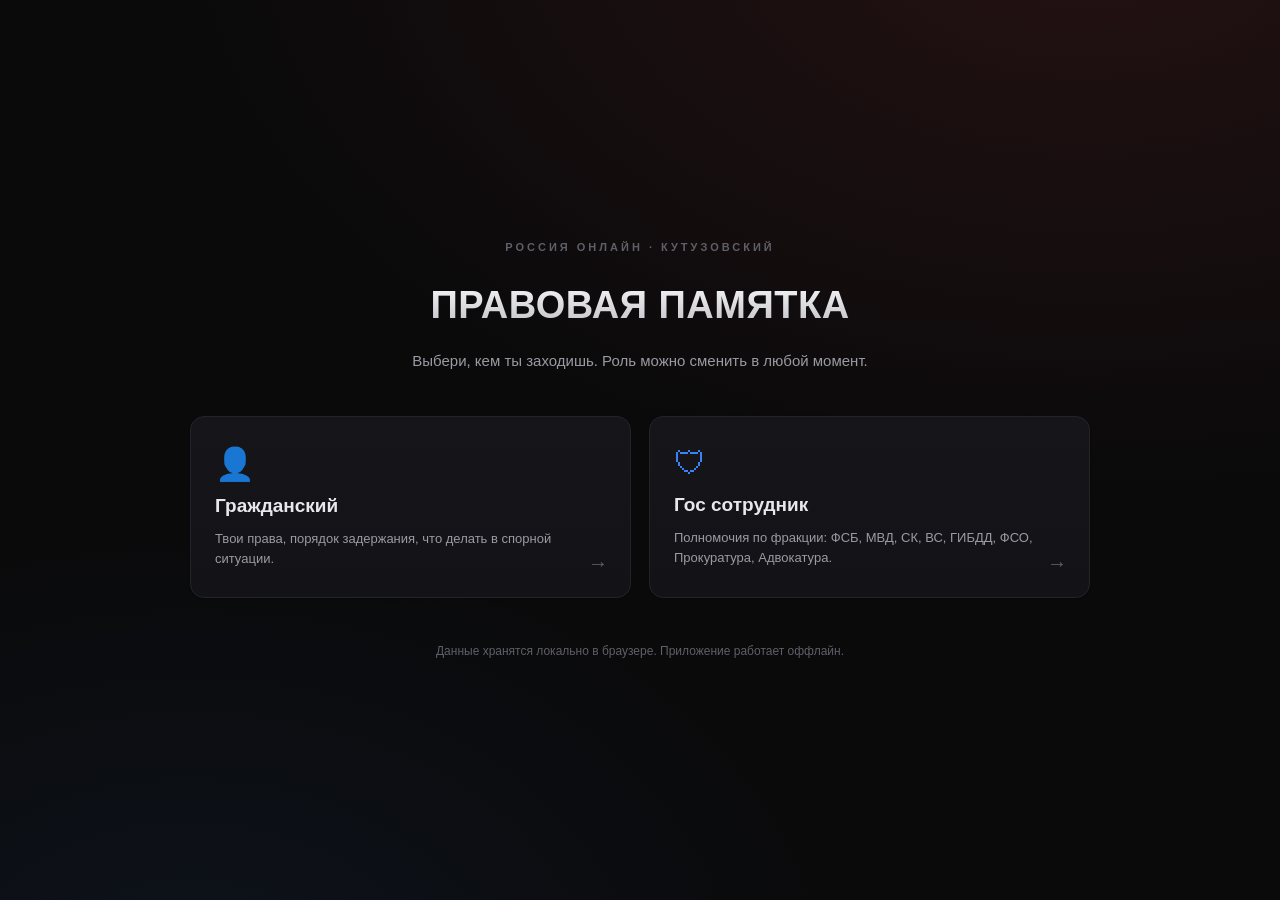
<file: site/index.html>
<!DOCTYPE html>
<html lang="ru">
<head>
<meta charset="UTF-8">
<meta name="viewport" content="width=device-width, initial-scale=1.0">
<title>Правовая памятка — вход</title>
<link rel="stylesheet" href="css/app.css">
</head>
<body class="welcome-body">

<main class="welcome">
  <div class="welcome-header">
    <div class="welcome-subtitle">РОССИЯ ОНЛАЙН · КУТУЗОВСКИЙ</div>
    <h1 class="welcome-title">ПРАВОВАЯ ПАМЯТКА</h1>
    <p class="welcome-desc">Выбери, кем ты заходишь. Роль можно сменить в любой момент.</p>
  </div>

  <div class="welcome-cards">
    <button class="welcome-card" data-role="civil">
      <div class="welcome-card-icon" style="color:#8b5cf6">👤</div>
      <div class="welcome-card-title">Гражданский</div>
      <div class="welcome-card-desc">Твои права, порядок задержания, что делать в спорной ситуации.</div>
      <div class="welcome-card-arrow">→</div>
    </button>

    <button class="welcome-card" data-role="gov">
      <div class="welcome-card-icon" style="color:#3b82f6">🛡</div>
      <div class="welcome-card-title">Гос сотрудник</div>
      <div class="welcome-card-desc">Полномочия по фракции: ФСБ, МВД, СК, ВС, ГИБДД, ФСО, Прокуратура, Адвокатура.</div>
      <div class="welcome-card-arrow">→</div>
    </button>
  </div>

  <div class="welcome-footer">
    Данные хранятся локально в браузере. Приложение работает оффлайн.
  </div>
</main>

<script src="js/profile.js"></script>
<script>
  // Обработка клика по карточке профиля
  document.querySelectorAll('.welcome-card').forEach(card => {
    card.addEventListener('click', () => {
      const role = card.dataset.role;
      if (role === 'civil') {
        // Гражданский — сразу на главную
        Profile.setRole('civil', null);
        window.location.href = 'app.html';
      } else {
        // Гос сотрудник — на выбор фракции
        window.location.href = 'faction.html';
      }
    });
  });
</script>

</body>
</html>
</file>
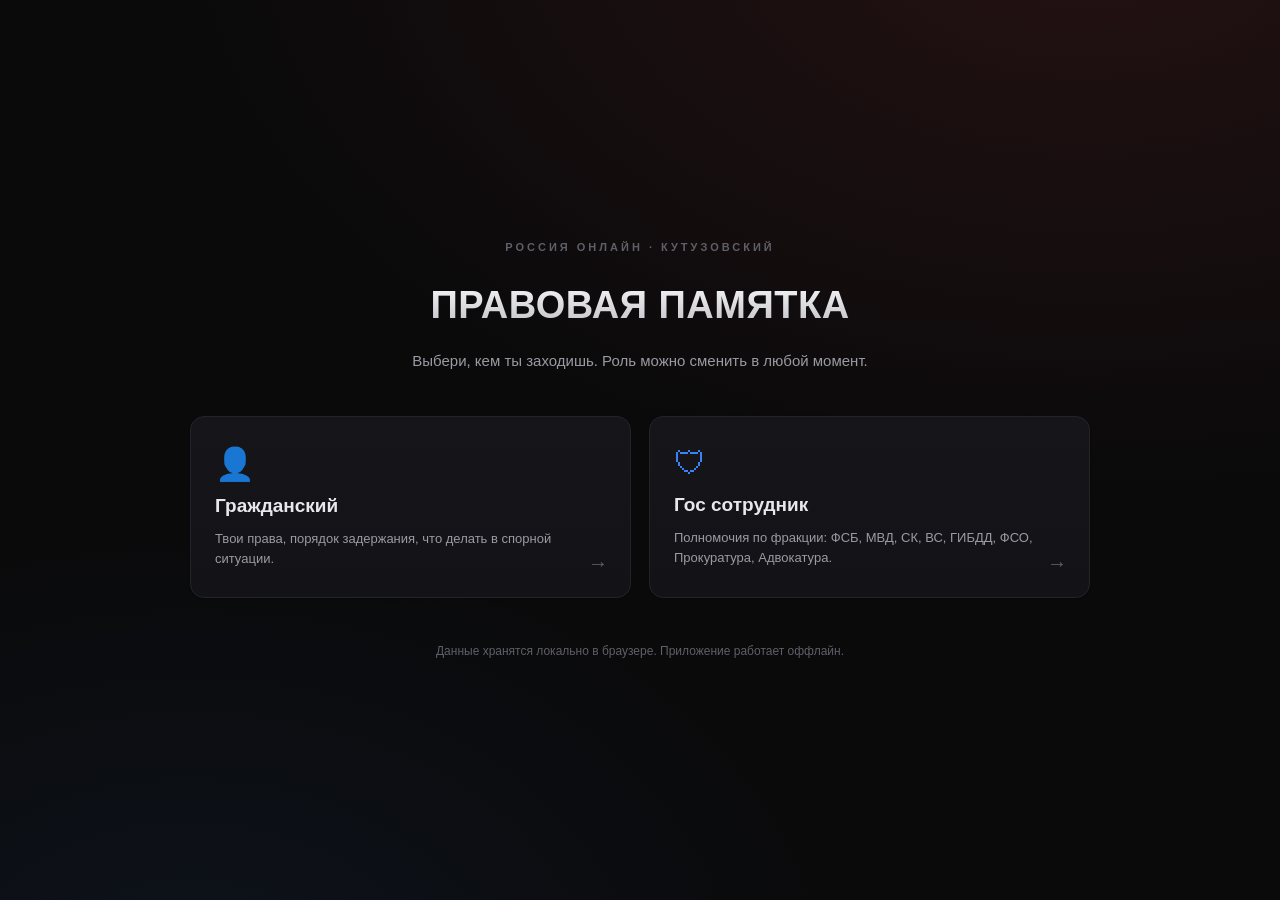
<file: site/app.html>
<!DOCTYPE html>
<html lang="ru">
<head>
<meta charset="UTF-8">
<meta name="viewport" content="width=device-width, initial-scale=1.0">
<title>Правовая памятка</title>
<link rel="stylesheet" href="css/app.css">

<!-- PWA -->
<link rel="manifest" href="manifest.webmanifest">
<meta name="theme-color" content="#0f0f11">
<link rel="icon" type="image/png" sizes="192x192" href="icons/icon-192.png">
<link rel="icon" type="image/png" sizes="512x512" href="icons/icon-512.png">
<link rel="apple-touch-icon" href="icons/icon-192.png">
<meta name="apple-mobile-web-app-capable" content="yes">
<meta name="apple-mobile-web-app-status-bar-style" content="black-translucent">
<meta name="apple-mobile-web-app-title" content="Памятка">
</head>
<body class="app-body">

<header class="topbar">
  <div class="brand">
    <span class="brand-mark">⚖</span>
    <div class="brand-text">
      <span class="brand-title">ПРАВОВАЯ ПАМЯТКА</span>
      <span class="brand-sub">Кутузовский · Рабочий стол</span>
    </div>
  </div>

  <button class="search-btn" id="global-search" type="button">
    <span class="search-icon">🔍</span>
    <span class="search-btn-text">Поиск по статьям, документам, терминам…</span>
    <span class="search-kbd">Ctrl+K</span>
  </button>

  <div class="topbar-actions">
        <button class="icon-btn" title="Избранное" id="btn-fav">
      <span>Избранное</span><span class="counter" id="fav-count">0</span>
    </button>
    <button class="icon-btn" title="Корзина" id="btn-cart">
      <span>Корзина</span><span class="counter" id="cart-count">0</span>
    </button>
    <div class="profile-badge" id="profile-badge" title="Сменить профиль можно в сайдбаре">
      <span class="profile-dot" id="profile-dot" style="background:#888"></span>
      <span id="profile-label">Профиль</span>
    </div>
  </div>
</header>

<div class="layout">

  <aside class="sidebar">
    <nav class="nav" id="sidebar-nav"></nav>
    <button class="switch-profile" id="switch-profile">
      <span>👤</span><span>Сменить профиль</span>
    </button>
  </aside>

  <main class="main">
  <div class="main-columns">
    <div class="main-col-left">
      <section class="home-section">
        <h2>Часто нужны</h2>
        <div class="cards-mini" id="block-popular"></div>
      </section>

            <section class="home-section">
        <h2>Недавние</h2>
        <div class="cards-mini" id="block-recent"></div>
      </section>

      <section class="home-section">
        <h2>Шпаргалки</h2>
        <div class="cheatsheets" id="block-cheatsheets"></div>
      </section>
    </div>

    <aside class="main-col-right">
  <section class="home-section">
    <h2>Последние изменения</h2>
    <ul class="changelog-list" id="block-changelog"></ul>
  </section>

  <section class="home-section">
    <h2>Обновления памятки <span class="app-changelog-ver" id="app-changelog-ver"></span></h2>
    <ul class="app-changelog-list" id="block-app-changelog"></ul>
  </section>
</aside>
  </div>
</main>

<!-- Данные -->
<script src="js/data/_manifest.js"></script>
<script src="js/data/cheatsheets.js"></script>
<script src="js/data/app_changelog.js"></script>
<script src="js/data/changelog.js"></script>
<script src="js/data/ak.js"></script>
<script src="js/data/pdd.js"></script>
<script src="js/data/pk.js"></script>
<script src="js/data/uk.js"></script>
<script src="js/data/advocacy.js"></script>
<script src="js/data/business.js"></script>
<script src="js/data/courts.js"></script>
<script src="js/data/duma.js"></script>
<script src="js/data/emergency.js"></script>
<script src="js/data/ethics.js"></script>
<script src="js/data/government.js"></script>
<script src="js/data/ministries.js"></script>
<script src="js/data/parties.js"></script>
<script src="js/data/secret.js"></script>
<script src="js/data/service.js"></script>
<script src="js/data/territories.js"></script>
<script src="js/data/tk.js"></script>
<script src="js/data/constitution.js"></script>
<script src="js/data/fso.js"></script>
<script src="js/data/weapons.js"></script>
<script src="js/data/vs.js"></script>
<script src="js/data/fsb.js"></script>
<script src="js/data/police.js"></script>
<script src="js/data/gibdd.js"></script>
<script src="js/data/sk.js"></script>
<script src="js/data/prosecutor.js"></script>
<script src="js/data/health.js"></script>
<script src="js/data/immunity.js"></script>

<!-- Логика -->
<script src="js/profile.js"></script>
<script src="js/data.js"></script>
<script src="js/store.js"></script>
<script src="js/render.js"></script>
<script src="js/modal.js"></script>
<script src="js/app.js"></script>

<!-- Временно отключено на время разработки, чтобы не бороться с кэшем
<script>
  if ('serviceWorker' in navigator) {
    window.addEventListener('load', () => {
      navigator.serviceWorker.register('sw.js').catch((err) => {
        console.warn('Service Worker не зарегистрирован:', err);
      });
    });
  }
</script>
-->

</body>
</html>
</file>
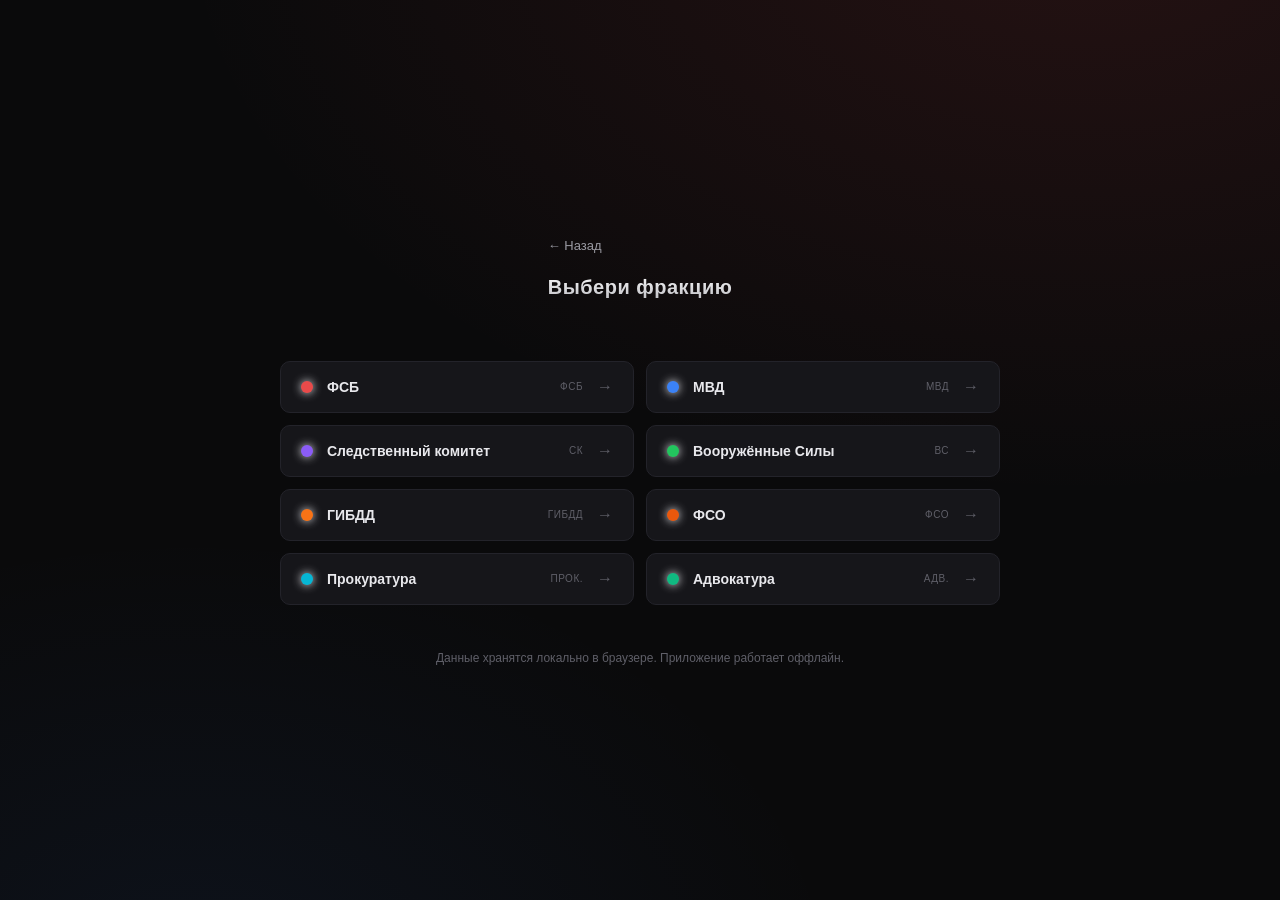
<file: site/faction.html>
<!DOCTYPE html>
<html lang="ru">
<head>
<meta charset="UTF-8">
<meta name="viewport" content="width=device-width, initial-scale=1.0">
<title>Правовая памятка — выбор фракции</title>
<link rel="stylesheet" href="css/app.css">
</head>
<body class="welcome-body">

<main class="welcome">
  <div class="welcome-header" style="text-align:left; max-width:640px;">
    <a class="back-link" href="index.html" style="margin-bottom:16px; display:inline-block;">← Назад</a>
    <h1 class="welcome-title" style="font-size:20px;">Выбери фракцию</h1>
  </div>

  <div class="faction-grid">
    <button class="faction-card" data-faction="fsb">
      <span class="faction-dot" style="background:#e94a4a"></span>
      <span class="faction-name">ФСБ</span>
      <span class="faction-short">ФСБ</span>
      <span class="faction-arrow">→</span>
    </button>

    <button class="faction-card" data-faction="mvd">
      <span class="faction-dot" style="background:#3b82f6"></span>
      <span class="faction-name">МВД</span>
      <span class="faction-short">МВД</span>
      <span class="faction-arrow">→</span>
    </button>

    <button class="faction-card" data-faction="sk">
      <span class="faction-dot" style="background:#8b5cf6"></span>
      <span class="faction-name">Следственный комитет</span>
      <span class="faction-short">СК</span>
      <span class="faction-arrow">→</span>
    </button>

    <button class="faction-card" data-faction="vs">
      <span class="faction-dot" style="background:#22c55e"></span>
      <span class="faction-name">Вооружённые Силы</span>
      <span class="faction-short">ВС</span>
      <span class="faction-arrow">→</span>
    </button>

    <button class="faction-card" data-faction="gibdd">
      <span class="faction-dot" style="background:#f97316"></span>
      <span class="faction-name">ГИБДД</span>
      <span class="faction-short">ГИБДД</span>
      <span class="faction-arrow">→</span>
    </button>

    <button class="faction-card" data-faction="fso">
      <span class="faction-dot" style="background:#ea580c"></span>
      <span class="faction-name">ФСО</span>
      <span class="faction-short">ФСО</span>
      <span class="faction-arrow">→</span>
    </button>

    <button class="faction-card" data-faction="prok">
      <span class="faction-dot" style="background:#06b6d4"></span>
      <span class="faction-name">Прокуратура</span>
      <span class="faction-short">ПРОК.</span>
      <span class="faction-arrow">→</span>
    </button>

    <button class="faction-card" data-faction="adv">
      <span class="faction-dot" style="background:#10b981"></span>
      <span class="faction-name">Адвокатура</span>
      <span class="faction-short">АДВ.</span>
      <span class="faction-arrow">→</span>
    </button>
  </div>

  <div class="welcome-footer">
    Данные хранятся локально в браузере. Приложение работает оффлайн.
  </div>
</main>

<script src="js/profile.js"></script>
<script>
  document.querySelectorAll('.faction-card').forEach(card => {
    card.addEventListener('click', () => {
      const faction = card.dataset.faction;
      Profile.setRole('gov', faction);
      window.location.href = 'app.html';
    });
  });
</script>

</body>
</html>
</file>
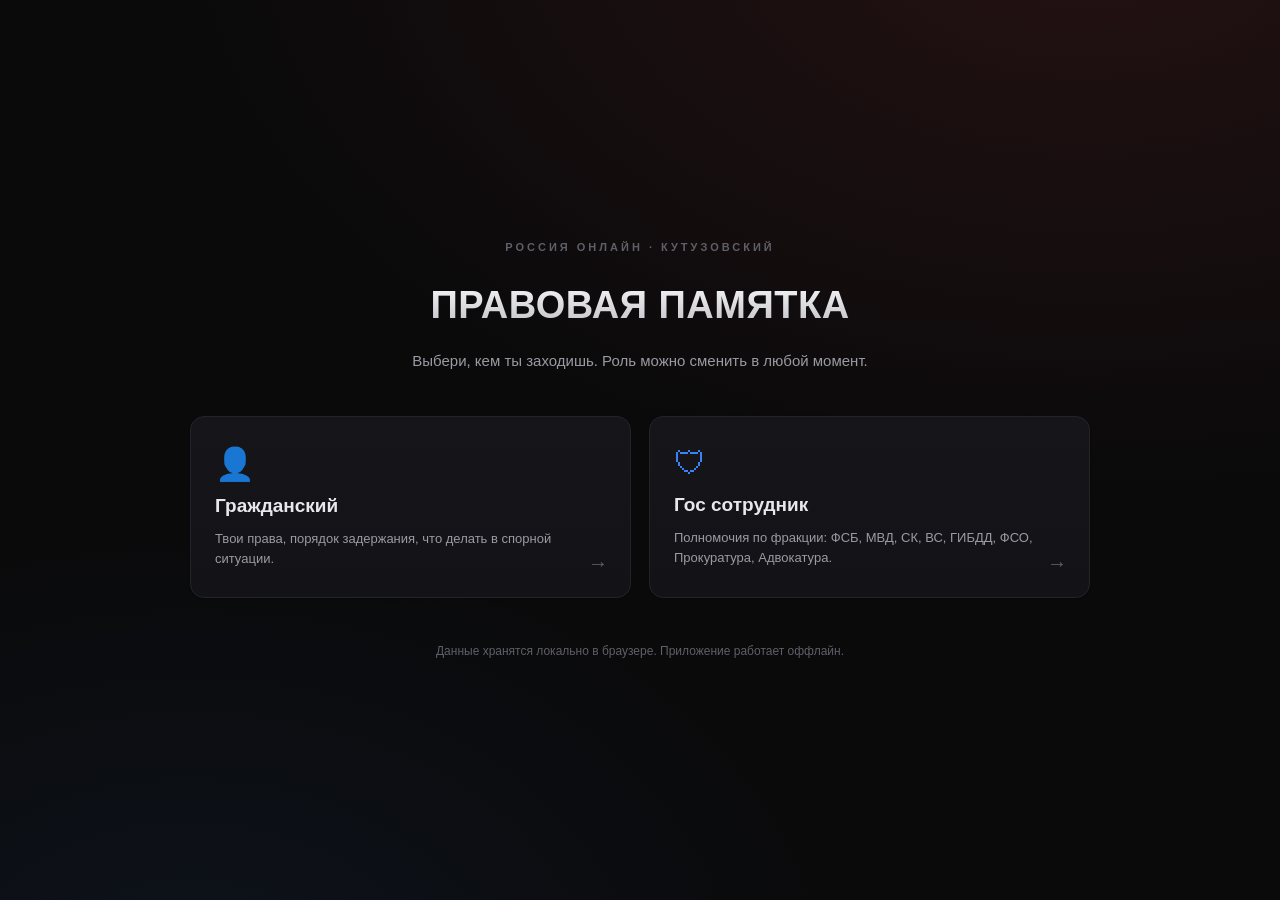
<file: site/law.html>
<!DOCTYPE html>
<html lang="ru">
<head>
<meta charset="UTF-8">
<meta name="viewport" content="width=device-width, initial-scale=1.0">
<title>Правовая памятка</title>
<link rel="stylesheet" href="css/app.css">

<!-- PWA -->
<link rel="manifest" href="manifest.webmanifest">
<meta name="theme-color" content="#0f0f11">
<link rel="icon" type="image/png" sizes="192x192" href="icons/icon-192.png">
<link rel="icon" type="image/png" sizes="512x512" href="icons/icon-512.png">
<link rel="apple-touch-icon" href="icons/icon-192.png">
<meta name="apple-mobile-web-app-capable" content="yes">
<meta name="apple-mobile-web-app-status-bar-style" content="black-translucent">
<meta name="apple-mobile-web-app-title" content="Памятка">
</head>
<body class="app-body">

<header class="topbar">
  <div class="brand">
    <span class="brand-mark">⚖</span>
    <div class="brand-text">
      <span class="brand-title">ПРАВОВАЯ ПАМЯТКА</span>
      <span class="brand-sub">Кутузовский · Рабочий стол</span>
    </div>
  </div>

  <button class="search-btn" id="global-search" type="button">
    <span class="search-icon">🔍</span>
    <span class="search-btn-text">Поиск по всем документам…</span>
    <span class="search-kbd">Ctrl+K</span>
  </button>

  <div class="topbar-actions">
        <button class="icon-btn" title="Избранное" id="btn-fav">
      <span>Избранное</span><span class="counter" id="fav-count">0</span>
    </button>
    <button class="icon-btn" title="Корзина" id="btn-cart">
      <span>Корзина</span><span class="counter" id="cart-count">0</span>
    </button>
    <div class="profile-badge" id="profile-badge" title="Сменить профиль можно в сайдбаре">
      <span class="profile-dot" id="profile-dot" style="background:#888"></span>
      <span id="profile-label">Профиль</span>
    </div>
  </div>
</header>

<div class="layout-3col">

  <!-- КОЛОНКА 1: дерево -->
  <aside class="col-tree">
    <div class="col-header">
      <a class="back-link" href="app.html">← На главную</a>
    </div>
    <nav class="nav tree" id="tree-nav"></nav>
    <button class="switch-profile" id="switch-profile">
      <span>👤</span><span>Сменить профиль</span>
    </button>
  </aside>

  <!-- КОЛОНКА 2: список статей -->
  <section class="col-list">
    <div class="list-subheader">
      <div class="list-count" id="list-count">—</div>
      <button class="list-reset" id="list-reset" style="display:none;">Показать все статьи</button>
    </div>

    <ul class="article-list" id="article-list"></ul>
  </section>

  <!-- КОЛОНКА 3: статья -->
  <main class="col-article" id="article-view">
    <div class="empty-hint" style="margin-top: 40px;">
      Выбери статью слева.
    </div>
  </main>

</div>

<!-- Данные -->
<script src="js/data/_manifest.js"></script>
<script src="js/data/changelog.js"></script>
<script src="js/data/ak.js"></script>
<script src="js/data/pdd.js"></script>
<script src="js/data/pk.js"></script>
<script src="js/data/uk.js"></script>
<script src="js/data/advocacy.js"></script>
<script src="js/data/business.js"></script>
<script src="js/data/courts.js"></script>
<script src="js/data/duma.js"></script>
<script src="js/data/emergency.js"></script>
<script src="js/data/ethics.js"></script>
<script src="js/data/government.js"></script>
<script src="js/data/ministries.js"></script>
<script src="js/data/parties.js"></script>
<script src="js/data/secret.js"></script>
<script src="js/data/service.js"></script>
<script src="js/data/territories.js"></script>
<script src="js/data/tk.js"></script>
<script src="js/data/constitution.js"></script>
<script src="js/data/fso.js"></script>
<script src="js/data/weapons.js"></script>
<script src="js/data/vs.js"></script>
<script src="js/data/fsb.js"></script>
<script src="js/data/police.js"></script>
<script src="js/data/gibdd.js"></script>
<script src="js/data/sk.js"></script>
<script src="js/data/prosecutor.js"></script>
<script src="js/data/health.js"></script>
<script src="js/data/immunity.js"></script>

<!-- Логика -->
<script src="js/profile.js"></script>
<script src="js/data.js"></script>
<script src="js/store.js"></script>
<script src="js/render.js"></script>
<script src="js/modal.js"></script>
<script src="js/law.js"></script>

<!-- Временно отключено на время разработки, чтобы не бороться с кэшем
<script>
  if ('serviceWorker' in navigator) {
    window.addEventListener('load', () => {
      navigator.serviceWorker.register('sw.js').catch((err) => {
        console.warn('Service Worker не зарегистрирован:', err);
      });
    });
  }
</script>
-->

</body>
</html>
</file>
<file: site/css/app.css>
/* ============================================================
   Правовая памятка — стили v5
   ============================================================ */

:root {
  --bg:          #0a0a0b;
  --bg-sidebar:  #0f0f11;
  --bg-card:     #16161a;
  --bg-elevated: #1c1c22;
  --bg-hover:    #22222a;

  --border:      #23232a;
  --border-soft: #1a1a1f;
  --border-hard: #2e2e38;

  --text:        #e8e8ec;
  --text-dim:    #9a9aa2;
  --text-mute:   #5f5f68;

  --accent:      #e94a4a;
  --accent-soft: rgba(233, 74, 74, 0.12);
  --accent-glow: rgba(233, 74, 74, 0.35);
  --accent-deep: #b93636;

  --doc-uk:     #e94a4a;
  --doc-ak:     #3b82f6;
  --doc-pk:     #22c55e;
  --doc-pdd:    #f97316;
  --doc-const:  #a78bfa;
  --doc-fz:     #06b6d4;
  --doc-default:#6b7280;

  --fsb:    #e94a4a;
  --mvd:    #3b82f6;
  --sk:     #8b5cf6;
  --vs:     #22c55e;
  --gibdd:  #f97316;
  --fso:    #ea580c;
  --prok:   #06b6d4;
  --adv:    #10b981;

  --r-sm: 6px;
  --r-md: 10px;
  --r-lg: 14px;

  --shadow-sm: 0 1px 2px rgba(0,0,0,0.3);
  --shadow-md: 0 4px 16px rgba(0,0,0,0.4);
  --shadow-lg: 0 20px 60px rgba(0,0,0,0.5);
  --shadow-accent: 0 0 24px rgba(233,74,74,0.25);
}

* { box-sizing: border-box; margin: 0; padding: 0; }

html { font-size: 15px; }

body {
  font-family: -apple-system, BlinkMacSystemFont, "Segoe UI", Roboto, sans-serif;
  background: var(--bg);
  background-image:
    radial-gradient(ellipse 1400px 900px at 85% -10%, rgba(233,74,74,0.12), transparent 65%),
    radial-gradient(ellipse 1000px 700px at 15% 110%, rgba(59,130,246,0.07), transparent 65%);
  background-attachment: fixed;
  color: var(--text);
  font-size: 15px;
  line-height: 1.55;
  min-height: 100vh;
  -webkit-font-smoothing: antialiased;
}

body.app-body { height: 100vh; overflow: hidden; }

a { color: inherit; text-decoration: none; }

::-webkit-scrollbar { width: 10px; height: 10px; }
::-webkit-scrollbar-track { background: transparent; }
::-webkit-scrollbar-thumb {
  background: #26262e;
  border-radius: 6px;
  border: 2px solid transparent;
  background-clip: padding-box;
}
::-webkit-scrollbar-thumb:hover { background: #33333d; background-clip: padding-box; }

/* ============================================================
   Стартовые экраны
   ============================================================ */

.welcome-body {
  display: flex;
  align-items: center;
  justify-content: center;
  min-height: 100vh;
  padding: 40px 20px;
}

.welcome {
  width: 100%;
  max-width: 900px;
  display: flex;
  flex-direction: column;
  align-items: center;
  gap: 44px;
}

.welcome-header { text-align: center; }

.welcome-subtitle {
  font-size: 11px;
  letter-spacing: 3px;
  color: var(--text-mute);
  text-transform: uppercase;
  margin-bottom: 20px;
  font-weight: 600;
}

.welcome-title {
  font-size: 38px;
  font-weight: 800;
  letter-spacing: 0.5px;
  margin-bottom: 14px;
  background: linear-gradient(180deg, #ffffff 0%, #b8b8be 100%);
  -webkit-background-clip: text;
  background-clip: text;
  -webkit-text-fill-color: transparent;
}

.welcome-desc { font-size: 15px; color: var(--text-dim); }

.welcome-cards {
  display: grid;
  grid-template-columns: 1fr 1fr;
  gap: 18px;
  width: 100%;
}

.welcome-card {
  background: linear-gradient(180deg, var(--bg-card) 0%, #131317 100%);
  border: 1px solid var(--border);
  border-radius: var(--r-lg);
  padding: 28px 24px;
  text-align: left;
  cursor: pointer;
  font-family: inherit;
  color: var(--text);
  display: flex;
  flex-direction: column;
  gap: 12px;
  position: relative;
  transition: all 0.2s ease;
  box-shadow: var(--shadow-sm);
}
.welcome-card:hover {
  border-color: rgba(233,74,74,0.4);
  background: linear-gradient(180deg, #1a1a20 0%, #16161a 100%);
  transform: translateY(-3px);
  box-shadow: var(--shadow-md), 0 0 0 1px rgba(233,74,74,0.15);
}

.welcome-card-icon { font-size: 32px; }
.welcome-card-title { font-size: 19px; font-weight: 700; color: var(--text); }
.welcome-card-desc { font-size: 13px; color: var(--text-dim); line-height: 1.55; }
.welcome-card-arrow {
  position: absolute;
  right: 22px;
  bottom: 22px;
  font-size: 20px;
  color: var(--text-mute);
  transition: all 0.2s ease;
}
.welcome-card:hover .welcome-card-arrow {
  color: var(--accent);
  transform: translateX(4px);
}

.welcome-footer { font-size: 12px; color: var(--text-mute); text-align: center; }

/* ============================================================
   Выбор фракции
   ============================================================ */

.faction-grid {
  display: grid;
  grid-template-columns: 1fr 1fr;
  gap: 12px;
  width: 100%;
  max-width: 720px;
}

.faction-card {
  display: flex;
  align-items: center;
  gap: 14px;
  background: var(--bg-card);
  border: 1px solid var(--border);
  border-radius: var(--r-md);
  padding: 16px 20px;
  cursor: pointer;
  font-family: inherit;
  color: var(--text);
  text-align: left;
  transition: all 0.18s ease;
}
.faction-card:hover {
  border-color: var(--border-hard);
  background: var(--bg-elevated);
  transform: translateY(-1px);
  box-shadow: var(--shadow-md);
}

.faction-dot { width: 12px; height: 12px; border-radius: 50%; flex-shrink: 0; box-shadow: 0 0 10px currentColor; }
.faction-name { font-size: 14px; font-weight: 600; flex: 1; }
.faction-short { font-size: 10px; color: var(--text-mute); text-transform: uppercase; letter-spacing: 0.5px; }
.faction-arrow { color: var(--text-mute); font-size: 16px; transition: all 0.15s; }
.faction-card:hover .faction-arrow { color: var(--accent); transform: translateX(3px); }

.back-link { font-size: 13px; color: var(--text-dim); transition: color 0.15s; }
.back-link:hover { color: var(--accent); }

/* ============================================================
   Шапка
   ============================================================ */

.topbar {
  height: 60px;
  background: rgba(15,15,17,0.85);
  backdrop-filter: blur(12px);
  -webkit-backdrop-filter: blur(12px);
  border-bottom: 1px solid var(--border);
  display: grid;
  grid-template-columns: minmax(160px, 1fr) minmax(320px, 640px) minmax(160px, 1fr);
  align-items: center;
  padding: 0 24px;
  gap: 20px;
  flex-shrink: 0;
  position: relative;
  z-index: 10;
}

.brand {
  display: flex;
  align-items: center;
  gap: 12px;
  flex-shrink: 0;
  justify-self: start;   /* ← добавили */
}
.brand-mark { color: var(--accent); font-size: 24px; text-shadow: 0 0 16px var(--accent-glow); }
.brand-text { display: flex; flex-direction: column; line-height: 1.15; }
.brand-title { font-weight: 800; letter-spacing: 1px; font-size: 13px; }
.brand-sub { font-size: 10px; color: var(--text-mute); letter-spacing: 0.5px; }

/* Кнопка поиска в топбаре — выглядит как поле, работает как кнопка */
.search-btn {
  /* flex: 1;            ← убираем */
  width: 100%;
  max-width: 640px;
  height: 38px;
  background: var(--bg-card);
  border: 1px solid var(--border);
  border-radius: var(--r-md);
  display: flex;
  align-items: center;
  padding: 0 14px;
  gap: 10px;
  cursor: pointer;
  font-family: inherit;
  font-size: 14px;
  color: var(--text-mute);
  transition: all 0.15s;
  text-align: left;
  justify-self: center;  /* ← по центру колонки */
}
.search-btn:hover {
  border-color: var(--border-hard);
  background: var(--bg-elevated);
}
.search-btn:focus-visible {
  outline: none;
  border-color: var(--accent);
  box-shadow: 0 0 0 3px var(--accent-soft);
}
.search-btn .search-icon { color: var(--text-mute); font-size: 13px; }
.search-btn-text {
  flex: 1;
  color: var(--text-mute);
  overflow: hidden;
  text-overflow: ellipsis;
  white-space: nowrap;
}



.topbar-actions {
  display: flex;
  align-items: center;
  gap: 12px;
  flex-shrink: 0;
  justify-self: end;     /* ← заменили margin-left: auto */
}

.icon-btn {
  background: var(--bg-card);
  border: 1px solid var(--border);
  border-radius: var(--r-md);
  color: var(--text);
  height: 38px;
  padding: 0 14px;
  display: flex;
  align-items: center;
  gap: 8px;
  cursor: pointer;
  font-size: 14px;
  font-family: inherit;
  transition: all 0.15s;
}
.icon-btn:hover { background: var(--bg-elevated); border-color: var(--border-hard); }
.counter {
  font-size: 11px;
  color: var(--text-dim);
  background: var(--bg);
  border-radius: 10px;
  padding: 1px 7px;
  min-width: 20px;
  text-align: center;
  font-weight: 600;
}


.profile-dot { width: 10px; height: 10px; border-radius: 50%; box-shadow: 0 0 10px currentColor; }

/* ============================================================
   Layout главной
   ============================================================ */

.layout { display: flex; height: calc(100vh - 60px); }

/* Главная: две колонки (слева — популярное + недавние, справа — changelog) */
.main {
  flex: 1;
  overflow-y: auto;
  padding: 40px 56px 64px;
  min-width: 0;
}

.main-columns {
  display: grid;
  grid-template-columns: minmax(0, 1fr) 360px;
  gap: 24px;
  align-items: start;
}

.main-col-left {
  min-width: 0;
  display: flex;
  flex-direction: column;
  gap: 40px;
}

.main-col-right {
  position: sticky;
  top: 0;
  max-height: calc(100vh - 60px - 80px);
  overflow-y: auto;
  padding-right: 4px;
  display: flex;
  flex-direction: column;
  gap: 40px;              /* ← отступ между секциями, как у .main-col-left */
}

.main-col-right::-webkit-scrollbar { width: 6px; }
.main-col-right::-webkit-scrollbar-thumb {
  background: rgba(255,255,255,.12);
  border-radius: 3px;
}

/* Секции главной */
.home-section {
  display: flex;
  flex-direction: column;
  gap: 16px;
}

.home-section h2 {
  font-size: 13px;
  font-weight: 700;
  text-transform: uppercase;
  letter-spacing: 1.5px;
  color: var(--text);
  padding-left: 14px;
  position: relative;
  margin: 0;
}
.home-section h2::before {
  content: "";
  position: absolute;
  left: 0;
  top: 50%;
  transform: translateY(-50%);
  width: 4px;
  height: 18px;
  background: var(--accent);
  border-radius: 2px;
  box-shadow: 0 0 12px var(--accent-glow);
}

/* Карточки популярного / недавних */
.cards-mini {
  display: grid;
  grid-template-columns: repeat(auto-fill, minmax(220px, 1fr));
  gap: 14px;
}

/* Узкая колонка: карточки в одну колонку */
.main-col-right .cards-mini {
  grid-template-columns: 1fr;
}

/* Список changelog в правой колонке */
.main-col-right .changelog-list {
  list-style: none;
  border: 1px solid var(--border);
  border-radius: var(--r-md);
  background: var(--bg-card);
  overflow: hidden;
  box-shadow: var(--shadow-sm);
}
.main-col-right .changelog-list li {
  display: flex;
  align-items: center;
  gap: 10px;
  padding: 12px 16px;
  border-bottom: 1px solid var(--border-soft);
  font-size: 13px;
  transition: background 0.12s;
  cursor: pointer;
}
.main-col-right .changelog-list li:last-child { border-bottom: none; }
.main-col-right .changelog-list li:hover { background: var(--bg-elevated); }

/* Адаптив: на узких экранах — одна колонка */
@media (max-width: 1100px) {
  .main { padding: 28px 24px 48px; }
  .main-columns {
    grid-template-columns: 1fr;
    gap: 32px;
  }
  .main-col-right {
    position: static;
    max-height: none;
    overflow-y: visible;
    padding-right: 0;
  }
}

@media (max-width: 600px) {
  .main { padding: 20px 16px 40px; }
  .cards-mini { grid-template-columns: 1fr; }
}

/* ============================================================
   Боковая панель
   ============================================================ */

.sidebar {
  width: 280px;
  background: var(--bg-sidebar);
  border-right: 1px solid var(--border);
  display: flex;
  flex-direction: column;
  flex-shrink: 0;
}

.nav { flex: 1; overflow-y: auto; padding: 20px 14px; }
.nav-section { margin-bottom: 6px; }

.nav-title {
  font-size: 11px;
  font-weight: 700;
  text-transform: uppercase;
  letter-spacing: 1px;
  color: var(--text-mute);
  padding: 10px 10px;
  cursor: pointer;
  list-style: none;
  user-select: none;
  display: flex;
  align-items: center;
  gap: 8px;
  border-radius: var(--r-sm);
  transition: color 0.15s, background 0.15s;
}
.nav-title:hover { color: var(--text); background: var(--bg-hover); }
.nav-title::-webkit-details-marker { display: none; }
.nav-title::marker { display: none; content: ""; }
.nav-title::before {
  content: "▸";
  font-size: 10px;
  transition: transform 0.15s;
  display: inline-block;
  color: var(--text-mute);
}
details[open] > .nav-title::before { transform: rotate(90deg); color: var(--accent); }
details[open] > .nav-title { color: var(--text); }

.nav-item {
  display: flex;
  align-items: center;
  gap: 11px;
  padding: 9px 12px 9px 26px;
  border-radius: var(--r-sm);
  font-size: 13.5px;
  color: var(--text-dim);
  transition: all 0.15s;
  position: relative;
  margin-bottom: 1px;
}
.nav-item:hover { background: var(--bg-hover); color: var(--text); }
.nav-item:hover::before {
  content: "";
  position: absolute;
  left: 12px;
  top: 50%;
  transform: translateY(-50%);
  width: 3px;
  height: 60%;
  background: var(--accent);
  border-radius: 2px;
}

.nav-icon {
  font-size: 16px;
  width: 22px;
  text-align: center;
  line-height: 1;
  display: inline-flex;
  align-items: center;
  justify-content: center;
}

/* Кодексы в сайдбаре — цветные плашки с аббревиатурой */
.nav-codex {
  display: inline-flex;
  align-items: center;
  justify-content: center;
  min-width: 38px;
  height: 20px;
  padding: 0 6px;
  border-radius: 4px;
  font-size: 10px;
  font-weight: 800;
  letter-spacing: 0.5px;
  color: #fff;
  flex-shrink: 0;
  box-shadow: 0 2px 6px rgba(0,0,0,0.4);
}
.nav-codex-uk  { background: #c2352f; }
.nav-codex-ak  { background: #2e6bb8; }
.nav-codex-pk  { background: #1a8a45; }
.nav-codex-pdd { background: #c25a14; }

.switch-profile {
  border: none;
  border-top: 1px solid var(--border);
  background: none;
  color: var(--text-dim);
  padding: 16px 20px;
  text-align: left;
  font-size: 13px;
  cursor: pointer;
  font-family: inherit;
  display: flex;
  align-items: center;
  gap: 10px;
  transition: all 0.15s;
}
.switch-profile:hover { background: var(--bg-hover); color: var(--text); }

/* ============================================================
   Контент главной
   ============================================================ */

.content {
  flex: 1;
  overflow-y: auto;
  padding: 40px 56px 64px;
  max-width: 100%;
}

.block { margin-bottom: 48px; }

.block-title {
  font-size: 13px;
  font-weight: 700;
  text-transform: uppercase;
  letter-spacing: 1.5px;
  color: var(--text);
  margin-bottom: 20px;
  padding-left: 14px;
  position: relative;
}
.block-title::before {
  content: "";
  position: absolute;
  left: 0;
  top: 50%;
  transform: translateY(-50%);
  width: 4px;
  height: 18px;
  background: var(--accent);
  border-radius: 2px;
  box-shadow: 0 0 12px var(--accent-glow);
}

.cards-row {
  display: grid;
  grid-template-columns: repeat(auto-fill, minmax(240px, 1fr));
  gap: 14px;
  max-width: 1100px;
}

.card-mini {
  background: linear-gradient(180deg, var(--bg-card) 0%, #131317 100%);
  border: 1px solid var(--border);
  border-radius: var(--r-md);
  padding: 18px 20px;
  display: flex;
  flex-direction: column;
  gap: 10px;
  cursor: pointer;
  transition: all 0.2s ease;
  position: relative;
  overflow: hidden;
  box-shadow: var(--shadow-sm);
}
.card-mini::before {
  content: "";
  position: absolute;
  top: 0;
  left: 0;
  right: 0;
  height: 2px;
  background: linear-gradient(90deg, transparent, var(--border-hard), transparent);
  opacity: 0.5;
  transition: opacity 0.2s;
}
.card-mini:hover {
  border-color: rgba(233,74,74,0.4);
  background: linear-gradient(180deg, #1a1a20 0%, #16161a 100%);
  transform: translateY(-2px);
  box-shadow: var(--shadow-md), 0 0 0 1px rgba(233,74,74,0.15);
}
.card-mini:hover::before {
  opacity: 1;
  background: linear-gradient(90deg, transparent, var(--accent), transparent);
}

.card-doc {
  display: inline-block;
  font-size: 10px;
  font-weight: 700;
  color: #fff;
  padding: 3px 9px;
  border-radius: 4px;
  letter-spacing: 0.8px;
  align-self: flex-start;
  box-shadow: 0 2px 8px rgba(0,0,0,0.4);
}

.doc-plate { background: #333340 !important; color: #ccc !important; }

/* Placeholder-карточки для пустой секции "Недавние" */
.card-ghost {
  height: 110px;
  background: linear-gradient(180deg, #131318 0%, #101014 100%);
  border: 1px dashed rgba(255,255,255,0.08);
  border-radius: var(--r-md);
  opacity: 0.75;
  display: flex;
  flex-direction: column;
  justify-content: center;
  gap: 10px;
  padding: 18px 20px;
  position: relative;
}
.card-ghost::before {
  content: "";
  width: 42px;
  height: 10px;
  background: rgba(255,255,255,0.06);
  border-radius: 4px;
}
.card-ghost::after {
  content: "";
  width: 70%;
  height: 10px;
  background: rgba(255,255,255,0.04);
  border-radius: 4px;
}

/* Changelog */
.changelog {
  list-style: none;
  border: 1px solid var(--border);
  border-radius: var(--r-md);
  background: var(--bg-card);
  overflow: hidden;
  max-width: 1100px;
  box-shadow: var(--shadow-sm);
}
.changelog li {
  display: flex;
  align-items: center;
  gap: 14px;
  padding: 14px 20px;
  border-bottom: 1px solid var(--border-soft);
  font-size: 13.5px;
  transition: background 0.12s;
  cursor: pointer;
}
.changelog li:last-child { border-bottom: none; }
.changelog li:hover { background: var(--bg-elevated); }
.changelog li.empty-hint {
  color: var(--text-mute);
  font-style: italic;
  cursor: default;
  padding: 20px 24px;
}
.changelog li.empty-hint:hover { background: var(--bg-card); }

/* Placeholder-строки для пустого changelog */
.changelog-ghost {
  pointer-events: none;
  display: flex;
  align-items: center;
  gap: 14px;
  padding: 16px 20px;
  border-bottom: 1px solid var(--border);
  background: transparent;
}
.changelog-ghost:last-child { border-bottom: none; }
.changelog-ghost::before {
  content: "";
  width: 46px;
  height: 11px;
  background: rgba(255,255,255,0.06);
  border-radius: 4px;
  flex-shrink: 0;
}
.changelog-ghost::after {
  content: "";
  width: 62%;
  height: 11px;
  background: rgba(255,255,255,0.04);
  border-radius: 4px;
}

.changelog-date {
  font-size: 12px;
  color: var(--text-mute);
  width: 50px;
  flex-shrink: 0;
  font-variant-numeric: tabular-nums;
}
.changelog-doc {
  font-size: 10px;
  font-weight: 700;
  color: #fff;
  padding: 3px 9px;
  border-radius: 4px;
  flex-shrink: 0;
  letter-spacing: 0.8px;
}
.changelog-num { font-weight: 700; color: var(--text); flex-shrink: 0; }
.changelog-text { color: var(--text-dim); }

.empty-hint { font-size: 13.5px; color: var(--text-mute); padding: 14px 0; font-style: italic; }

/* ============================================================
   Law.html — три колонки
   ============================================================ */

.layout-3col { display: flex; height: calc(100vh - 60px); }

.col-tree {
  width: 300px;
  background: var(--bg-sidebar);
  border-right: 1px solid var(--border);
  display: flex;
  flex-direction: column;
  flex-shrink: 0;
  overflow: hidden;
}
.col-header {
  padding: 18px 20px;
  border-bottom: 1px solid var(--border);
  flex-shrink: 0;
  background: rgba(0,0,0,0.15);
}
.tree { flex: 1; overflow-y: auto; padding: 12px 10px; }
.tree-doc-title {
  font-size: 15px;
  font-weight: 800;
  color: var(--text);
  padding: 8px 12px 16px;
  letter-spacing: 0.3px;
  display: flex;
  align-items: center;
  gap: 10px;
  border-bottom: 1px solid var(--border-soft);
  margin-bottom: 8px;
}

.tree-node { margin: 0; }

.tree-row {
  display: flex;
  align-items: flex-start;
  gap: 6px;
  padding: 5px 10px;
  border-radius: var(--r-sm);
  cursor: pointer;
  transition: all 0.12s;
  user-select: none;
}
.tree-row:hover { background: var(--bg-hover); }

.tree-arrow {
  font-size: 9px;
  color: var(--text-mute);
  width: 12px;
  flex-shrink: 0;
  text-align: center;
  transition: all 0.15s;
  margin-top: 4px;
  cursor: pointer;
  display: inline-block;
}
.tree-arrow:hover { color: var(--accent); }
.tree-node.tree-open > .tree-row > .tree-arrow { transform: rotate(90deg); color: var(--accent); }

.tree-label {
  flex: 1;
  font-size: 12px;
  color: var(--text-dim);
  line-height: 1.35;
  padding: 1px 0;
}

.tree-node[data-path^="p"] > .tree-row > .tree-label {
  color: var(--text);
  font-weight: 700;
  font-size: 12.5px;
  letter-spacing: 0.5px;
  text-transform: uppercase;
}
.tree-node[data-path*="/s"] > .tree-row > .tree-label {
  color: var(--text-dim);
  font-weight: 600;
  font-size: 12px;
}
.tree-node[data-path*="/c"] > .tree-row > .tree-label {
  color: var(--text-mute);
  font-size: 11.5px;
  font-weight: 400;
}

.tree-children { display: none; padding-left: 12px; }
.tree-node.tree-open > .tree-children { display: block; }

.tree-node.tree-active > .tree-row {
  background: var(--accent-soft);
  box-shadow: inset 2px 0 0 var(--accent);
}
.tree-node.tree-active > .tree-row > .tree-label { color: var(--accent); font-weight: 600; }

.col-list {
  width: 440px;
  background: var(--bg);
  border-right: 1px solid var(--border);
  display: flex;
  flex-direction: column;
  flex-shrink: 0;
  overflow: hidden;
}




.list-subheader {
  padding: 12px 20px 8px;
  display: flex;
  align-items: center;
  justify-content: space-between;
  gap: 12px;
  flex-shrink: 0;
}

.list-count {
  font-size: 11px;
  color: var(--text-mute);
  text-transform: uppercase;
  letter-spacing: 1px;
  font-weight: 600;
}

.list-reset {
  background: none;
  border: 1px solid var(--border);
  border-radius: var(--r-sm);
  color: var(--text-dim);
  font-size: 11px;
  font-family: inherit;
  padding: 4px 12px;
  cursor: pointer;
  transition: all 0.15s;
}
.list-reset:hover { color: var(--accent); border-color: var(--accent); background: var(--accent-soft); }

.article-list { flex: 1; overflow-y: auto; list-style: none; padding: 6px 10px 20px; }

.article-row {
  display: flex;
  align-items: center;
  gap: 12px;
  padding: 11px 14px;
  border-radius: var(--r-md);
  cursor: pointer;
  transition: all 0.15s;
  margin-bottom: 3px;
  border: 1px solid transparent;
}
.article-row:hover { background: var(--bg-card); border-color: var(--border); }
.article-row.row-active {
  background: linear-gradient(90deg, var(--accent-soft) 0%, transparent 100%);
  border-color: rgba(233,74,74,0.3);
  box-shadow: inset 2px 0 0 var(--accent);
}

.row-foreign .row-title,
.row-foreign .row-num { opacity: 0.55; }

.row-num {
  font-size: 12px;
  font-weight: 700;
  color: #fff;
  padding: 5px 10px;
  border-radius: var(--r-sm);
  flex-shrink: 0;
  min-width: 44px;
  text-align: center;
  letter-spacing: 0.3px;
  box-shadow: 0 2px 6px rgba(0,0,0,0.4);
}
.row-marks { display: flex; gap: 4px; flex-shrink: 0; }
.mark-badge {
  font-size: 10px;
  font-weight: 700;
  color: #fff;
  padding: 3px 8px;
  border-radius: 4px;
  letter-spacing: 0.3px;
  white-space: nowrap;
}
.row-title {
  flex: 1;
  font-size: 13.5px;
  color: var(--text);
  line-height: 1.35;
  overflow: hidden;
  text-overflow: ellipsis;
  display: -webkit-box;
  -webkit-line-clamp: 2;
  line-clamp: 2;
  -webkit-box-orient: vertical;
}
.row-actions { display: flex; gap: 3px; flex-shrink: 0; opacity: 0.45; transition: opacity 0.15s; }
.article-row:hover .row-actions,
.article-row.row-active .row-actions { opacity: 1; }
.row-btn {
  background: none;
  border: none;
  color: var(--text-mute);
  font-size: 18px;            /* было 16px — увеличим для ☆ */
  cursor: pointer;
  padding: 4px 8px;
  border-radius: var(--r-sm);
  transition: all 0.15s;
  line-height: 1;
  font-family: inherit;
  font-weight: 400;
}
.row-btn:hover { color: var(--text); background: var(--bg-elevated); }

.col-article { flex: 1; overflow-y: auto; padding: 40px 56px 64px; }

.article-header { margin-bottom: 28px; }
.article-meta-top { display: flex; align-items: center; gap: 14px; margin-bottom: 14px; }
.article-num { font-size: 14px; color: var(--text-dim); font-weight: 600; letter-spacing: 0.3px; }
.article-title {
  font-size: 28px;
  font-weight: 800;
  line-height: 1.2;
  letter-spacing: 0.2px;
  background: linear-gradient(180deg, #ffffff 0%, #c8c8ce 100%);
  -webkit-background-clip: text;
  background-clip: text;
  -webkit-text-fill-color: transparent;
}

.warn-block {
  display: flex;
  gap: 14px;
  align-items: flex-start;
  border: 1px solid #2e2e38;
  background: linear-gradient(180deg, rgba(30,30,36,0.9), rgba(22,22,26,0.9));
  border-radius: var(--r-md);
  padding: 16px 20px;
  margin-bottom: 32px;
  font-size: 13.5px;
  line-height: 1.55;
  box-shadow: var(--shadow-sm);
}
.warn-icon { font-size: 18px; flex-shrink: 0; margin-top: 1px; }
.warn-text strong { color: var(--text); }

.article-body { display: flex; flex-direction: column; gap: 28px; }
.article-field { display: flex; flex-direction: column; gap: 10px; }
.field-label {
  font-size: 11px;
  text-transform: uppercase;
  letter-spacing: 1.5px;
  color: var(--text-mute);
  font-weight: 700;
  position: relative;
  padding-left: 12px;
}
.field-label::before {
  content: "";
  position: absolute;
  left: 0;
  top: 50%;
  transform: translateY(-50%);
  width: 3px;
  height: 10px;
  background: var(--accent);
  border-radius: 2px;
  opacity: 0.6;
}
.article-text { font-size: 15.5px; line-height: 1.7; color: var(--text); }
/* === Примечание к статье === */
.note-block {
  background: rgba(255, 255, 255, 0.03);
  border-left: 3px solid var(--accent);
  border-radius: 6px;
  padding: 10px 14px;
  margin: 12px 0;
}

.note-label {
  font-size: 11px;
  font-weight: 700;
  text-transform: uppercase;
  letter-spacing: 0.5px;
  color: var(--accent);
  margin-bottom: 6px;
}

.note-text {
  font-size: 14px;
  line-height: 1.55;
  color: var(--text);
  opacity: 0.9;
}

/* === Подпункты а) б) в) === */
.article-subtext {
  padding-left: 20px;
  position: relative;
}

.article-subtext strong {
  color: var(--accent);
  margin-right: 4px;
}

.stars { font-size: 20px; letter-spacing: 3px; color: var(--accent); text-shadow: 0 0 12px var(--accent-glow); }
.stars-dim { color: var(--text-mute); text-shadow: none; }

.marks { display: flex; gap: 8px; flex-wrap: wrap; }
.mark {
  font-size: 12px;
  color: #fff;
  padding: 5px 12px;
  border-radius: var(--r-sm);
  font-weight: 600;
  box-shadow: 0 2px 8px rgba(0,0,0,0.4);
}

.penalty-block {
  background: linear-gradient(180deg, rgba(233,74,74,0.06) 0%, rgba(22,22,26,0.9) 100%);
  border: 1px solid rgba(233,74,74,0.2);
  border-left: 3px solid var(--accent);
  border-radius: var(--r-md);
  padding: 16px 20px;
  display: flex;
  flex-direction: column;
  gap: 6px;
  box-shadow: var(--shadow-sm);
}
.penalty-raw { font-size: 14.5px; color: var(--text); line-height: 1.55; }
.penalty-parsed {
  font-size: 12.5px;
  color: var(--accent);
  font-weight: 700;
  letter-spacing: 0.3px;
}
/* === Части статьи (вариант B) === */
.part-card {
  background: rgba(255, 255, 255, 0.02);
  border: 1px solid rgba(255, 255, 255, 0.06);
  border-radius: 10px;
  padding: 14px 16px;
  margin-bottom: 12px;
}

.part-header {
  display: flex;
  align-items: baseline;
  gap: 10px;
  margin-bottom: 8px;
  flex-wrap: wrap;
}

.part-label {
  font-weight: 700;
  font-size: 13px;
  color: var(--accent);
  white-space: nowrap;
  letter-spacing: 0.02em;
}

.part-title {
  font-weight: 600;
  font-size: 15px;
  color: var(--text);
  line-height: 1.35;
}

.part-body {
  font-size: 14.5px;
  line-height: 1.55;
  color: var(--text);
  opacity: 0.85;
  margin-bottom: 10px;
}

.part-penalty {
  display: flex;
  flex-direction: column;
  gap: 4px;
  padding-top: 6px;
  border-top: 1px dashed rgba(233, 74, 74, 0.25);
  margin-top: 4px;
}

.part-penalty .penalty-raw {
  font-size: 14.5px;
  color: var(--text);
  line-height: 1.55;
}

.part-penalty .penalty-parsed {
  font-size: 12.5px;
  color: var(--accent);
  font-weight: 700;
  letter-spacing: 0.3px;
}
.article-actions {
  display: flex;
  gap: 12px;
  margin-top: 36px;
  padding-top: 28px;
  border-top: 1px solid var(--border);
}
.action-btn {
  background: var(--bg-card);
  border: 1px solid var(--border);
  border-radius: var(--r-md);
  color: var(--text);
  padding: 11px 18px;
  font-size: 13.5px;
  font-family: inherit;
  font-weight: 500;
  cursor: pointer;
  display: flex;
  align-items: center;
  gap: 9px;
  transition: all 0.15s;
}
.action-btn:hover {
  background: var(--bg-elevated);
  border-color: var(--border-hard);
  transform: translateY(-1px);
  box-shadow: var(--shadow-md);
}
.action-primary {
  background: linear-gradient(180deg, var(--accent) 0%, var(--accent-deep) 100%);
  border-color: var(--accent);
  color: #fff;
  font-weight: 700;
  box-shadow: 0 4px 16px rgba(233,74,74,0.3);
}
.action-primary:hover {
  background: linear-gradient(180deg, #ef5a5a 0%, var(--accent) 100%);
  border-color: #ef5a5a;
  box-shadow: 0 6px 24px rgba(233,74,74,0.4);
}

@media (max-width: 900px) {
  .welcome-cards, .faction-grid { grid-template-columns: 1fr; }
  .sidebar { width: 240px; }
  .col-tree { width: 240px; }
  .col-list { width: 340px; }
  .content { padding: 28px 24px 48px; }
  .col-article { padding: 28px 24px 48px; }
}

.row-btn-active { color: var(--accent) !important; text-shadow: 0 0 10px var(--accent-glow); }
.article-actions .action-btn.is-active {
  background: linear-gradient(180deg, var(--accent) 0%, var(--accent-deep) 100%);
  border-color: var(--accent);
  color: #fff;
  box-shadow: 0 4px 16px rgba(233,74,74,0.3);
}

/* Модалки */

.modal {
  background: linear-gradient(180deg, #16161a 0%, #131317 100%);
  border: 1px solid var(--border-hard);
  border-radius: var(--r-lg);
  width: 100%;
  max-width: 760px;
  max-height: 80vh;
  display: flex;
  flex-direction: column;
  overflow: hidden;
  box-shadow: var(--shadow-lg), 0 0 0 1px rgba(233,74,74,0.1);
}

.modal-header {
  padding: 20px 28px;
  border-bottom: 1px solid var(--border);
  display: flex;
  align-items: center;
  justify-content: space-between;
  flex-shrink: 0;
}
.modal-title { font-size: 17px; font-weight: 800; color: var(--text); letter-spacing: 0.3px; }
.modal-close {
  background: none;
  border: none;
  color: var(--text-mute);
  font-size: 18px;
  cursor: pointer;
  padding: 6px 10px;
  border-radius: var(--r-sm);
  transition: all 0.15s;
}
.modal-close:hover { color: var(--accent); background: var(--accent-soft); }

.modal-body { padding: 20px 28px 28px; overflow-y: auto; flex: 1; }

.modal-list { list-style: none; display: flex; flex-direction: column; gap: 5px; }
.modal-list-item {
  display: flex;
  align-items: center;
  gap: 12px;
  padding: 12px 14px;
  border-radius: var(--r-md);
  cursor: pointer;
  transition: all 0.15s;
  border: 1px solid transparent;
}
.modal-list-item:hover { background: var(--bg-elevated); border-color: var(--border); }

.modal-doc {
  font-size: 10px;
  font-weight: 700;
  padding: 3px 9px;
  border-radius: 4px;
  flex-shrink: 0;
  letter-spacing: 0.5px;
}
.modal-num { font-size: 12.5px; font-weight: 700; color: var(--text); flex-shrink: 0; min-width: 44px; }
.modal-title-text {
  flex: 1;
  font-size: 13.5px;
  color: var(--text-dim);
  line-height: 1.35;
  overflow: hidden;
  text-overflow: ellipsis;
  display: -webkit-box;
  -webkit-line-clamp: 2;
  line-clamp: 2;
  -webkit-box-orient: vertical;
}
.modal-remove {
  background: none;
  border: none;
  color: var(--text-mute);
  font-size: 12px;
  cursor: pointer;
  padding: 5px 9px;
  border-radius: var(--r-sm);
  flex-shrink: 0;
  transition: all 0.15s;
}
.modal-remove:hover { color: var(--accent); background: var(--accent-soft); }

.cart-summary {
  display: flex;
  flex-wrap: wrap;
  gap: 16px;
  padding: 16px 20px;
  background: linear-gradient(180deg, var(--bg-card), rgba(22,22,26,0.6));
  border: 1px solid var(--border);
  border-radius: var(--r-md);
  margin-bottom: 20px;
}
.cart-agg { display: flex; flex-direction: column; gap: 3px; }
.cart-agg-label {
  font-size: 10px;
  text-transform: uppercase;
  letter-spacing: 1px;
  color: var(--text-mute);
  font-weight: 700;
}
.cart-agg-value { font-size: 15px; font-weight: 800; color: var(--accent); letter-spacing: 0.2px; }

.cart-actions {
  display: flex;
  gap: 10px;
  margin-top: 24px;
  padding-top: 20px;
  border-top: 1px solid var(--border);
  flex-wrap: wrap;
}
.cart-btn {
  background: var(--bg-card);
  border: 1px solid var(--border);
  border-radius: var(--r-md);
  color: var(--text);
  padding: 10px 16px;
  font-size: 13px;
  font-family: inherit;
  font-weight: 500;
  cursor: pointer;
  transition: all 0.15s;
}
.cart-btn:hover { background: var(--bg-elevated); border-color: var(--border-hard); transform: translateY(-1px); }
.cart-btn-primary {
  background: linear-gradient(180deg, var(--accent) 0%, var(--accent-deep) 100%);
  border-color: var(--accent);
  color: #fff;
  font-weight: 700;
  box-shadow: 0 4px 16px rgba(233,74,74,0.3);
}
.cart-btn-primary:hover { background: linear-gradient(180deg, #ef5a5a 0%, var(--accent) 100%); border-color: #ef5a5a; }
.cart-btn-danger { color: var(--accent); margin-left: auto; }
.cart-btn-danger:hover { background: var(--accent-soft); border-color: rgba(233,74,74,0.4); }
/* Индикатор профиля в топбаре (не кнопка) */
.profile-badge {
  display: flex;
  align-items: center;
  gap: 9px;
  padding: 8px 14px;
  background: var(--bg-card);
  border: 1px solid var(--border);
  border-radius: var(--r-md);
  font-size: 13px;
  font-weight: 500;
  color: var(--text);
  cursor: default;
  user-select: none;
}
.profile-badge .profile-dot {
  width: 10px;
  height: 10px;
  border-radius: 50%;
  box-shadow: 0 0 10px currentColor;
}

/* Модалка смены профиля */
.profile-modal-list {
  display: flex;
  flex-direction: column;
  gap: 8px;
}
.profile-modal-item {
  display: flex;
  align-items: center;
  gap: 12px;
  padding: 14px 16px;
  background: var(--bg-card);
  border: 1px solid var(--border);
  border-radius: var(--r-md);
  cursor: pointer;
  font-family: inherit;
  color: var(--text);
  text-align: left;
  transition: all 0.15s;
  font-size: 14px;
}
.profile-modal-item:hover {
  background: var(--bg-elevated);
  border-color: var(--border-hard);
  transform: translateY(-1px);
}
.profile-modal-item.is-current {
  border-color: var(--accent);
  background: var(--accent-soft);
  box-shadow: 0 0 0 1px var(--accent);
}
.profile-modal-item .pm-dot {
  width: 12px;
  height: 12px;
  border-radius: 50%;
  flex-shrink: 0;
  box-shadow: 0 0 10px currentColor;
}
.profile-modal-item .pm-name {
  flex: 1;
  font-weight: 600;
}
.profile-modal-item .pm-tag {
  font-size: 10px;
  color: var(--text-mute);
  text-transform: uppercase;
  letter-spacing: 0.5px;
  font-weight: 700;
}
.profile-modal-item.is-current .pm-tag {
  color: var(--accent);
}
.profile-modal-group-title {
  font-size: 11px;
  text-transform: uppercase;
  letter-spacing: 1px;
  color: var(--text-mute);
  font-weight: 700;
  margin: 20px 0 10px;
}
.profile-modal-group-title:first-child { margin-top: 0; }
/* ============================================================
   Модалка поиска
   ============================================================ */

.search-modal {
  display: flex;
  flex-direction: column;
  gap: 14px;
}

.search-modal-input-wrap {
  display: flex;
  align-items: center;
  gap: 10px;
  height: 44px;
  padding: 0 14px;
  background: var(--bg);
  border: 1px solid var(--border);
  border-radius: var(--r-md);
  transition: border-color 0.15s;
}
.search-modal-input-wrap:focus-within {
  border-color: var(--accent);
  box-shadow: 0 0 0 3px var(--accent-soft);
}
.search-modal-input {
  flex: 1;
  background: none;
  border: none;
  outline: none;
  color: var(--text);
  font-size: 15px;
  font-family: inherit;
}
.search-modal-input::placeholder { color: var(--text-mute); }

.search-modal-results {
  display: flex;
  flex-direction: column;
  gap: 4px;
  max-height: 55vh;
  overflow-y: auto;
  padding: 2px 0;
}

.search-hint {
  padding: 24px 12px;
  color: var(--text-mute);
  font-style: italic;
  font-size: 13.5px;
  text-align: center;
}

.search-result {
  display: flex;
  align-items: center;
  gap: 12px;
  padding: 10px 14px;
  border-radius: var(--r-md);
  border: 1px solid transparent;
  cursor: pointer;
  transition: all 0.12s;
  text-decoration: none;
  color: inherit;
}
.search-result:hover {
  background: var(--bg-elevated);
  border-color: var(--border);
}
.search-result--active {
  background: var(--accent-soft);
  border-color: rgba(233,74,74,0.4);
  box-shadow: inset 2px 0 0 var(--accent);
}

.search-result-text {
  flex: 1;
  display: flex;
  flex-direction: column;
  gap: 2px;
  min-width: 0;
}
.search-result-title {
  font-size: 13.5px;
  color: var(--text);
  overflow: hidden;
  text-overflow: ellipsis;
  white-space: nowrap;
}
.search-result-context {
  font-size: 12px;
  color: var(--text-dim);
  overflow: hidden;
  text-overflow: ellipsis;
  white-space: nowrap;
}
.empty-hint--padded { padding: 20px; }
.empty-hint--mt40   { margin-top: 40px; }
.changelog-link {
  display: contents;   /* чтобы <a> не ломал flex/grid родителя */
  color: inherit;
  text-decoration: none;
}
.article-bullet {
  padding-left: 24px;
  position: relative;
}

.article-bullet::before {
  content: "•";
  position: absolute;
  left: 8px;
  color: var(--accent);
  font-weight: 700;
}
/* === article_group в колонке 2 === */
.article-group-row {
  list-style: none;
  margin-bottom: 3px;
}
.article-group-row > .row-main {
  display: flex;
  align-items: center;
  gap: 12px;
  padding: 11px 14px;
  border-radius: var(--r-md);
  cursor: pointer;
  user-select: none;
  border: 1px solid transparent;
  transition: all 0.15s;
}
.article-group-row > .row-main:hover {
  background: var(--bg-card);
  border-color: var(--border);
}
.row-title-group {
  flex: 1;
  font-weight: 600;
  color: var(--text);
}
.row-group-count {
  font-size: 11px;
  color: var(--text-mute);
  text-transform: uppercase;
  letter-spacing: 0.5px;
  flex-shrink: 0;
}
.row-group-arrow {
  color: var(--text-mute);
  font-size: 12px;
  transition: transform 0.15s;
  flex-shrink: 0;
}
.article-group-row.is-open > .row-main > .row-group-arrow {
  transform: rotate(90deg);
  color: var(--accent);
}
.article-group-children {
  list-style: none;
  padding-left: 16px;
  margin-top: 3px;
  display: none;
  border-left: 1px dashed var(--border-hard);
}
.article-group-row.is-open > .article-group-children { display: block; }

/* === превью текста для статей без заголовка === */
.row-preview {
  font-style: italic;
  color: var(--text);
  font-weight: 400;
}

/* === статья-контейнер на странице === */
.group-children {
  display: flex;
  flex-direction: column;
  gap: 4px;
}
.group-child {
  display: flex;
  align-items: center;
  gap: 12px;
  padding: 11px 14px;
  border-radius: var(--r-md);
  border: 1px solid transparent;
  transition: all 0.15s;
  color: inherit;
  text-decoration: none;
}
.group-child:hover {
  background: var(--bg-card);
  border-color: var(--border);
}
.group-child-title {
  flex: 1;
  font-size: 13.5px;
  color: var(--text);
  line-height: 1.35;
}
.group-child-arrow {
  color: var(--text-mute);
  font-size: 14px;
  transition: transform 0.15s;
}
.group-child:hover .group-child-arrow {
  color: var(--accent);
  transform: translateX(3px);
}
.search-result-priority {
  display: inline-block;
  color: #c9302c;
  font-size: 10px;
  margin-right: 6px;
  vertical-align: middle;
  transform: translateY(-1px);
}
/* ============================================================
   Плавность и анимации
   ============================================================ */

/* 1. Общие transition на интерактивных элементах */
button,
a,
.card-mini,
.article-row,
.nav-item,
.modal-list-item,
.changelog-link,
.changelog li,
.article-group-row > .row-main,
.part-card,
.group-child,
.search-result,
.tree-row,
.faction-card,
.welcome-card,
.profile-modal-item,
.action-btn,
.cart-btn,
.icon-btn,
.row-btn {
  transition:
    background-color 160ms ease,
    border-color 160ms ease,
    color 160ms ease,
    opacity 160ms ease,
    transform 160ms ease,
    box-shadow 160ms ease;
}

/* 2. Модалки: fade + scale */
.modal-overlay {
  position: fixed;
  inset: 0;
  background: rgba(0, 0, 0, 0.7);
  backdrop-filter: blur(4px);
  -webkit-backdrop-filter: blur(4px);
  z-index: 1000;
  display: flex;
  align-items: center;
  justify-content: center;
  padding: 40px 20px;
  opacity: 0;
  visibility: hidden;
  transition: opacity 200ms ease, visibility 200ms ease;
}
.modal-overlay--open {
  opacity: 1;
  visibility: visible;
}

.modal {
  transform: scale(0.96) translateY(8px);
  opacity: 0;
  transition:
    transform 240ms cubic-bezier(0.2, 0.9, 0.3, 1.05),
    opacity 200ms ease;
}
.modal-overlay--open .modal {
  transform: scale(1) translateY(0);
  opacity: 1;
}

/* 3. Появление результатов поиска */
.search-result {
  opacity: 0;
  transform: translateY(4px);
  animation: searchResultIn 200ms ease forwards;
}
@keyframes searchResultIn {
  to { opacity: 1; transform: translateY(0); }
}
.search-result:nth-child(1)   { animation-delay: 0ms; }
.search-result:nth-child(2)   { animation-delay: 20ms; }
.search-result:nth-child(3)   { animation-delay: 40ms; }
.search-result:nth-child(4)   { animation-delay: 60ms; }
.search-result:nth-child(5)   { animation-delay: 80ms; }
.search-result:nth-child(6)   { animation-delay: 100ms; }
.search-result:nth-child(n+7) { animation-delay: 120ms; }

/* 4. Плавное раскрытие дерева в сайдбаре */

/* 6. Плавная смена статьи (см. также law.js) */
#article-view {
  transition: opacity 180ms ease;
}
#article-view.article-fading {
  opacity: 0;
}

/* 7. Уважение prefers-reduced-motion */
@media (prefers-reduced-motion: reduce) {
  *, *::before, *::after {
    animation-duration: 0.01ms !important;
    animation-iteration-count: 1 !important;
    transition-duration: 0.01ms !important;
    scroll-behavior: auto !important;
  }
}
/* === Обновления памятки (app_changelog) === */
.app-changelog-ver {
  color: var(--text-mute);
  font-weight: 500;
  letter-spacing: 0.5px;
  text-transform: none;
  margin-left: 4px;
}

.app-changelog-list {
  list-style: none;
  border: 1px solid var(--border);
  border-radius: var(--r-md);
  background: var(--bg-card);
  overflow: hidden;
  box-shadow: var(--shadow-sm);
}
.app-changelog-item {
  display: flex;
  align-items: baseline;
  gap: 10px;
  padding: 11px 14px;
  border-bottom: 1px solid var(--border-soft);
  font-size: 13px;
  line-height: 1.4;
}
.app-changelog-item:last-child { border-bottom: none; }
.app-changelog-date {
  font-size: 11px;
  color: var(--text-mute);
  font-variant-numeric: tabular-nums;
  flex-shrink: 0;
  min-width: 38px;
}
.app-changelog-icon {
  flex-shrink: 0;
  font-size: 12px;
  width: 14px;
  text-align: center;
}
.app-changelog-new  .app-changelog-icon { color: #22c55e; }
.app-changelog-fix  .app-changelog-icon { color: #3b82f6; }
.app-changelog-ui   .app-changelog-icon { color: #a78bfa; }
.app-changelog-perf .app-changelog-icon { color: #f59e0b; }
.app-changelog-text { color: var(--text-dim); flex: 1; }
/* ============================================================
   Шпаргалки (главная)
   ============================================================ */

.cheatsheets {
  display: grid;
  grid-template-columns: repeat(auto-fill, minmax(220px, 1fr));
  gap: 12px;
}

.cheatsheet-tile {
  background: linear-gradient(180deg, var(--bg-card) 0%, #131317 100%);
  border: 1px solid var(--border);
  border-radius: var(--r-md);
  padding: 18px 20px;
  cursor: pointer;
  font-family: inherit;
  color: var(--text);
  text-align: left;
  display: flex;
  flex-direction: column;
  gap: 8px;
  transition: all 0.18s ease;
  box-shadow: var(--shadow-sm);
  position: relative;
  overflow: hidden;
}
.cheatsheet-tile::before {
  content: "";
  position: absolute;
  top: 0;
  left: 0;
  right: 0;
  height: 2px;
  background: linear-gradient(90deg, transparent, var(--border-hard), transparent);
  opacity: 0.5;
  transition: opacity 0.2s;
}
.cheatsheet-tile:hover {
  border-color: rgba(233,74,74,0.4);
  background: linear-gradient(180deg, #1a1a20 0%, #16161a 100%);
  transform: translateY(-2px);
  box-shadow: var(--shadow-md), 0 0 0 1px rgba(233,74,74,0.15);
}
.cheatsheet-tile:hover::before {
  opacity: 1;
  background: linear-gradient(90deg, transparent, var(--accent), transparent);
}
.cheatsheet-tile:focus-visible {
  outline: none;
  border-color: var(--accent);
  box-shadow: 0 0 0 3px var(--accent-soft);
}

.cheatsheet-tile-title {
  font-size: 14px;
  font-weight: 700;
  color: var(--text);
  line-height: 1.35;
  letter-spacing: 0.2px;
}

.cheatsheet-tile-count {
  font-size: 11px;
  color: var(--text-mute);
  text-transform: uppercase;
  letter-spacing: 0.8px;
  font-weight: 600;
}

/* Заглушки, если CHEATSHEETS пуст */
.cheatsheet-ghost {
  height: 88px;
  background: linear-gradient(180deg, #131318 0%, #101014 100%);
  border: 1px dashed rgba(255,255,255,0.08);
  border-radius: var(--r-md);
  opacity: 0.75;
}

/* === Список внутри модалки шпаргалки === */

.cheatsheet-modal-list {
  list-style: none;
  display: flex;
  flex-direction: column;
  gap: 12px;
  padding: 4px 0;
}

.cheatsheet-modal-list li {
  display: flex;
  align-items: baseline;
  gap: 12px;
  font-size: 14px;
  color: var(--text);
  line-height: 1.55;
}

.cheatsheet-modal-num {
  color: var(--text-mute);
  font-variant-numeric: tabular-nums;
  font-weight: 700;
  min-width: 24px;
  flex-shrink: 0;
  text-align: right;
}

.cheatsheet-modal-text {
  flex: 1;
  color: var(--text);
}
</file>
